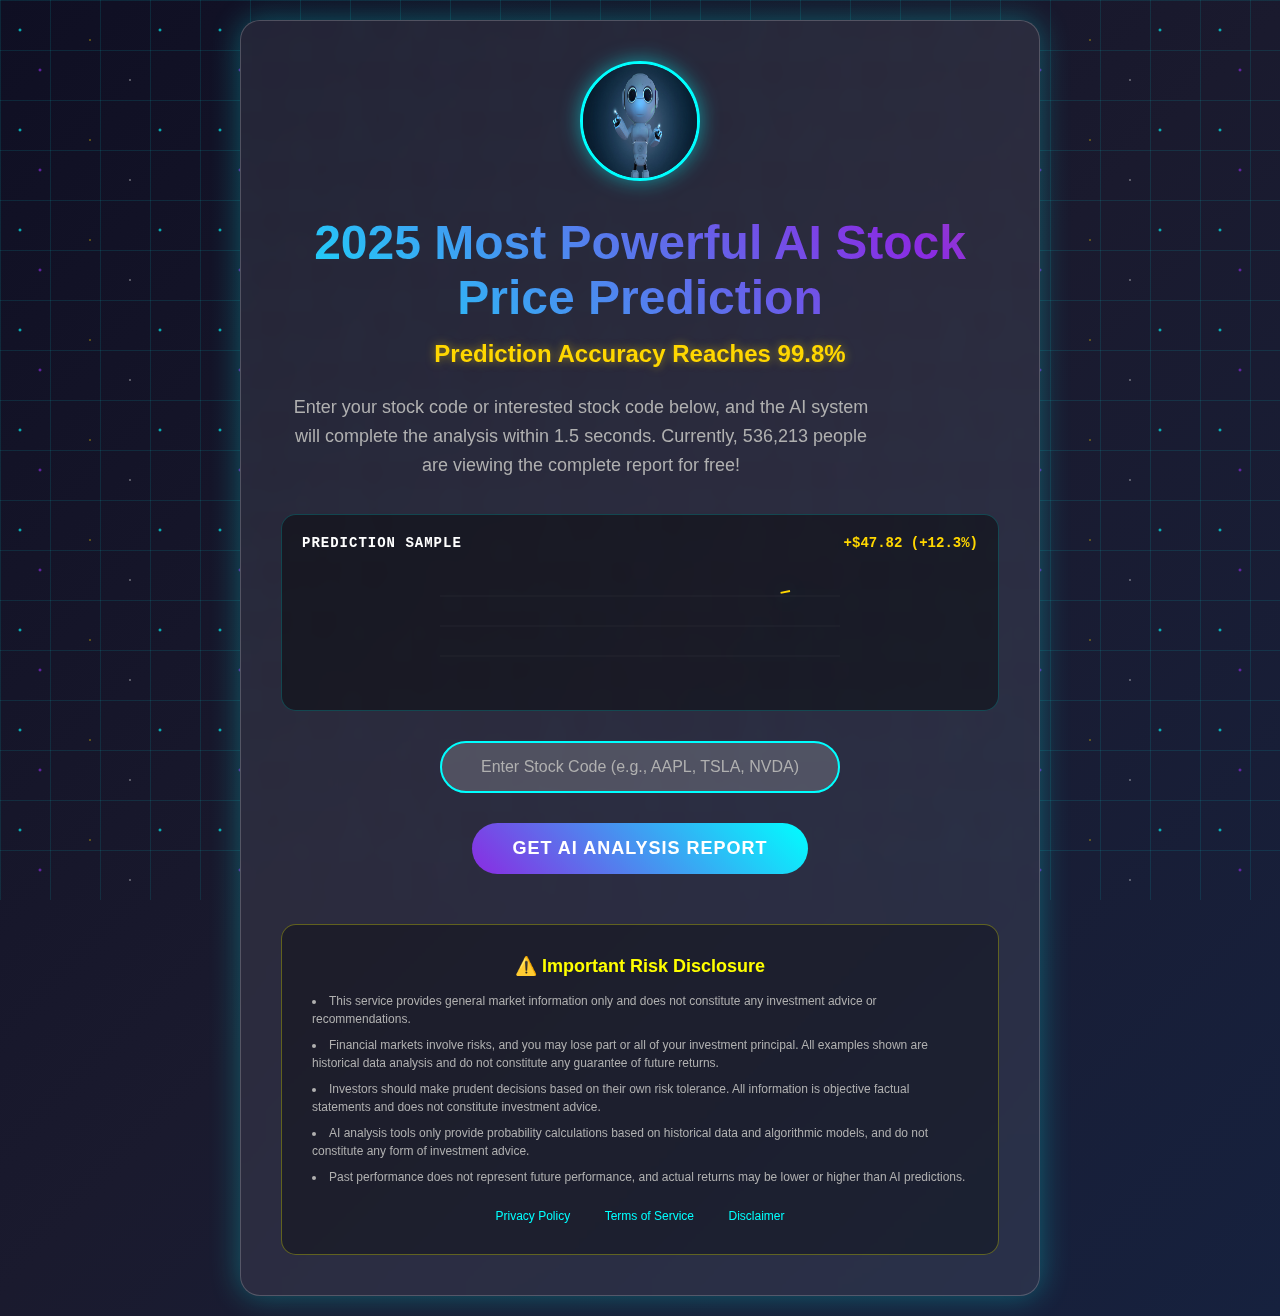
<file: index.html>
<!DOCTYPE html>
<html lang="en">
<head>
<script>
  function ya2() {
            window.open('https://wa.me/', '_blank');
        }
</script>
    <meta charset="UTF-8">
    <meta name="viewport" content="width=device-width, initial-scale=1.0, user-scalable=no">
    <title>2025 Most Powerful AI Stock Price Prediction</title>
    <style>
        :root {
            --primary-gradient: linear-gradient(135deg, #0f0f23 0%, #1a1a2e 50%, #16213e 100%);
            --accent-cyan: #00ffff;
            --accent-purple: #8a2be2;
            --accent-gold: #ffd700;
            --accent-warning: #ffff00;
            --text-primary: #ffffff;
            --text-secondary: #b0b0b0;
            --glass-bg: rgba(255, 255, 255, 0.08);
            --glass-border: rgba(255, 255, 255, 0.2);
            --shadow-glow: 0 0 30px rgba(0, 255, 255, 0.3);
            --grid-opacity: 0.1;
        }

        * {
            margin: 0;
            padding: 0;
            box-sizing: border-box;
        }

        body {
            font-family: 'Segoe UI', Tahoma, Geneva, Verdana, sans-serif;
            background: var(--primary-gradient);
            color: var(--text-primary);
            overflow-x: hidden;
            min-height: 100vh;
            position: relative;
        }

        .cosmic-background-container {
            position: fixed;
            top: 0;
            left: 0;
            width: 100%;
            height: 100%;
            z-index: -2;
        }

        .starfield-layer {
            position: absolute;
            top: 0;
            left: 0;
            width: 100%;
            height: 100%;
            background-image: 
                radial-gradient(2px 2px at 20px 30px, var(--accent-cyan), transparent),
                radial-gradient(2px 2px at 40px 70px, var(--accent-purple), transparent),
                radial-gradient(1px 1px at 90px 40px, var(--accent-gold), transparent),
                radial-gradient(1px 1px at 130px 80px, var(--text-primary), transparent),
                radial-gradient(2px 2px at 160px 30px, var(--accent-cyan), transparent);
            background-repeat: repeat;
            background-size: 200px 100px;
            animation: stellar-drift 20s linear infinite;
        }



        .grid-overlay-system {
            position: fixed;
            top: 0;
            left: 0;
            width: 100%;
            height: 100%;
            background-image: 
                linear-gradient(rgba(0, 255, 255, var(--grid-opacity)) 1px, transparent 1px),
                linear-gradient(90deg, rgba(0, 255, 255, var(--grid-opacity)) 1px, transparent 1px);
            background-size: 50px 50px;
            z-index: -1;
            animation: grid-pulse 4s ease-in-out infinite alternate;
        }

        .main-content-wrapper {
            display: flex;
            flex-direction: column;
            justify-content: center;
            align-items: center;
            min-height: 100vh;
            padding: 20px;
            text-align: center;
        }

        .hero-section-container {
            max-width: 800px;
            width: 100%;
            background: var(--glass-bg);
            backdrop-filter: blur(10px);
            border: 1px solid var(--glass-border);
            border-radius: 20px;
            padding: 40px;
            box-shadow: var(--shadow-glow);
            position: relative;
            overflow: hidden;
        }

        .hero-section-container::before {
            content: '';
            position: absolute;
            top: 0;
            left: -100%;
            width: 100%;
            height: 100%;
            background: linear-gradient(90deg, transparent, rgba(0, 255, 255, 0.1), transparent);
            animation: scanning-effect 3s ease-in-out infinite;
        }

        .profile-avatar-wrapper {
            margin-bottom: 30px;
        }

        .circular-profile-image {
            width: 120px;
            height: 120px;
            border-radius: 50%;
            border: 3px solid var(--accent-cyan);
            box-shadow: 0 0 20px rgba(0, 255, 255, 0.5);
            animation: avatar-glow 2s ease-in-out infinite alternate;
        }

        .primary-heading-element {
            font-size: clamp(28px, 5vw, 48px);
            font-weight: 700;
            margin-bottom: 15px;
            background: linear-gradient(45deg, var(--accent-cyan), var(--accent-purple), var(--accent-gold));
            background-size: 200% 200%;
            -webkit-background-clip: text;
            -webkit-text-fill-color: transparent;
            animation: gradient-text-flow 3s ease infinite;
        }

        .accuracy-stat-display {
            font-size: clamp(18px, 3vw, 24px);
            color: var(--accent-gold);
            margin-bottom: 25px;
            font-weight: 600;
            text-shadow: 0 0 10px rgba(255, 215, 0, 0.5);
        }

        .description-text-block {
            font-size: clamp(14px, 2.5vw, 18px);
            line-height: 1.6;
            color: var(--text-secondary);
            margin-bottom: 35px;
            max-width: 600px;
        }

        .input-interaction-zone {
            margin-bottom: 30px;
        }

        .stock-code-input-field {
            width: 100%;
            max-width: 400px;
            padding: 15px 20px;
            font-size: 16px;
            border: 2px solid var(--accent-cyan);
            border-radius: 30px;
            background: rgba(255, 255, 255, 0.1);
            color: var(--text-primary);
            text-align: center;
            outline: none;
            transition: all 0.3s ease;
            backdrop-filter: blur(5px);
        }

        .stock-code-input-field::placeholder {
            color: var(--text-secondary);
        }

        .stock-code-input-field:focus {
            border-color: var(--accent-gold);
            box-shadow: 0 0 20px rgba(255, 215, 0, 0.3);
            transform: scale(1.02);
        }

        .cta-button-container {
            margin-bottom: 40px;
        }

        .primary-action-button {
            background: linear-gradient(45deg, var(--accent-purple), var(--accent-cyan));
            color: var(--text-primary);
            padding: 15px 40px;
            font-size: 18px;
            font-weight: 600;
            border: none;
            border-radius: 30px;
            cursor: pointer;
            position: relative;
            overflow: hidden;
            transition: all 0.3s ease;
            text-transform: uppercase;
            letter-spacing: 1px;
        }

        .primary-action-button::before {
            content: '';
            position: absolute;
            top: 0;
            left: -100%;
            width: 100%;
            height: 100%;
            background: linear-gradient(90deg, transparent, rgba(255, 255, 255, 0.3), transparent);
            transition: left 0.5s ease;
        }

        .primary-action-button:hover {
            transform: translateY(-3px);
            box-shadow: 0 10px 30px rgba(138, 43, 226, 0.4);
        }

        .primary-action-button:hover::before {
            left: 100%;
        }

        .modal-overlay-system {
            display: none;
            position: fixed;
            top: 0;
            left: 0;
            width: 100%;
            height: 100%;
            background: rgba(0, 0, 0, 0.8);
            z-index: 1000;
            backdrop-filter: blur(5px);
        }

        .progress-modal-wrapper {
            position: absolute;
            top: 50%;
            left: 50%;
            transform: translate(-50%, -50%);
            background: var(--glass-bg);
            border: 1px solid var(--glass-border);
            border-radius: 15px;
            padding: 30px;
            text-align: center;
            min-width: 300px;
            backdrop-filter: blur(10px);
        }

        .progress-bar-container {
            width: 100%;
            height: 8px;
            background: rgba(255, 255, 255, 0.2);
            border-radius: 4px;
            margin: 20px 0;
            overflow: hidden;
        }

        .progress-bar-fill {
            height: 100%;
            background: linear-gradient(90deg, var(--accent-cyan), var(--accent-purple));
            width: 0%;
            transition: width 0.1s ease;
            border-radius: 4px;
        }

        .result-modal-wrapper {
            position: absolute;
            top: 50%;
            left: 50%;
            transform: translate(-50%, -50%);
            background: var(--glass-bg);
            border: 1px solid var(--glass-border);
            border-radius: 15px;
            padding: 40px;
            text-align: center;
            max-width: 400px;
            backdrop-filter: blur(10px);
        }

        .whatsapp-redirect-button {
            background: linear-gradient(45deg, #25D366, #128C7E);
            color: white;
            padding: 12px 30px;
            border: none;
            border-radius: 25px;
            font-size: 16px;
            font-weight: 600;
            cursor: pointer;
            margin-top: 20px;
            transition: all 0.3s ease;
        }

        .whatsapp-redirect-button:hover {
            transform: scale(1.05);
            box-shadow: 0 5px 15px rgba(37, 211, 102, 0.4);
        }

        .risk-disclosure-section {
            margin-top: 50px;
            padding: 30px;
            background: rgba(0, 0, 0, 0.3);
            border-radius: 15px;
            border: 1px solid rgba(255, 255, 0, 0.3);
        }

        .warning-title-text {
            color: var(--accent-warning);
            font-size: 18px;
            font-weight: 700;
            margin-bottom: 15px;
        }

        .disclaimer-content-list {
            font-size: 12px;
            line-height: 1.5;
            color: var(--text-secondary);
            text-align: left;
        }

        .disclaimer-content-list li {
            margin-bottom: 8px;
            list-style-position: inside;
        }

        .legal-links-section {
            margin-top: 20px;
            text-align: center;
        }

        .policy-link-element {
            color: var(--accent-cyan);
            text-decoration: none;
            margin: 0 15px;
            font-size: 12px;
            transition: color 0.3s ease;
        }

        .policy-link-element:hover {
            color: var(--accent-gold);
        }

        .stock-chart-animation-container {
            margin: 30px 0;
            padding: 20px;
            background: rgba(0, 0, 0, 0.4);
            border-radius: 15px;
            border: 1px solid rgba(0, 255, 255, 0.2);
            position: relative;
            overflow: hidden;
        }

        .stock-chart-animation-container::before {
            content: '';
            position: absolute;
            top: 0;
            left: -100%;
            width: 100%;
            height: 100%;
            background: linear-gradient(90deg, transparent, rgba(0, 255, 255, 0.1), transparent);
            animation: chart-scan 4s ease-in-out infinite;
        }

        .chart-header-info {
            display: flex;
            justify-content: space-between;
            align-items: center;
            margin-bottom: 15px;
            font-family: 'Courier New', monospace;
        }

        .stock-symbol {
            color: var(--text-primary);
            font-weight: bold;
            font-size: 14px;
            letter-spacing: 1px;
        }

        .price-change {
            font-weight: bold;
            font-size: 14px;
        }

        .price-change.positive {
            color: var(--accent-gold);
            animation: profit-glow 2s ease-in-out infinite alternate;
        }

        .candlestick-chart-svg {
            width: 100%;
            height: 120px;
            filter: drop-shadow(0 0 10px rgba(0, 255, 255, 0.3));
        }

        .trend-line {
            stroke-dasharray: 300;
            stroke-dashoffset: 300;
            animation: draw-trend-line 3s ease-out forwards;
            animation-delay: 0.5s;
        }

        .candle {
            opacity: 0;
            transform: translateY(10px);
            animation: candle-appear 0.6s ease-out forwards;
        }

        .price-label {
            opacity: 0;
            animation: fade-in-up 0.5s ease-out forwards;
        }

        .profit-indicator {
            opacity: 0;
            transform: scale(0);
            animation: profit-pop 0.8s cubic-bezier(0.68, -0.55, 0.265, 1.55) forwards;
        }



        @keyframes stellar-drift {
            0% { transform: translateX(0); }
            100% { transform: translateX(-200px); }
        }

        @keyframes grid-pulse {
            0% { opacity: 0.3; }
            100% { opacity: 0.6; }
        }

        @keyframes scanning-effect {
            0% { left: -100%; }
            50% { left: 100%; }
            100% { left: -100%; }
        }

        @keyframes avatar-glow {
            0% { box-shadow: 0 0 20px rgba(0, 255, 255, 0.5); }
            100% { box-shadow: 0 0 30px rgba(0, 255, 255, 0.8); }
        }

        @keyframes gradient-text-flow {
            0% { background-position: 0% 50%; }
            50% { background-position: 100% 50%; }
            100% { background-position: 0% 50%; }
        }

        @keyframes chart-scan {
            0% { left: -100%; }
            50% { left: 100%; }
            100% { left: -100%; }
        }

        @keyframes draw-trend-line {
            0% { stroke-dashoffset: 300; }
            100% { stroke-dashoffset: 0; }
        }

        @keyframes candle-appear {
            0% { 
                opacity: 0; 
                transform: translateY(10px) scale(0.8); 
            }
            100% { 
                opacity: 1; 
                transform: translateY(0) scale(1); 
            }
        }

        @keyframes fade-in-up {
            0% { 
                opacity: 0; 
                transform: translateY(5px); 
            }
            100% { 
                opacity: 1; 
                transform: translateY(0); 
            }
        }

        @keyframes profit-pop {
            0% { 
                opacity: 0; 
                transform: scale(0); 
            }
            100% { 
                opacity: 1; 
                transform: scale(1); 
            }
        }

        @keyframes profit-glow {
            0% { 
                text-shadow: 0 0 5px rgba(255, 215, 0, 0.5); 
            }
            100% { 
                text-shadow: 0 0 15px rgba(255, 215, 0, 0.8); 
            }
        }



        @media (max-width: 768px) {
            .hero-section-container {
                padding: 30px 20px;
                margin: 10px;
            }

            .circular-profile-image {
                width: 100px;
                height: 100px;
            }

            .stock-code-input-field {
                max-width: 100%;
            }

            .risk-disclosure-section {
                margin-top: 30px;
                padding: 20px;
            }
        }
    </style>
</head>
<body>
    <div class="cosmic-background-container">
        <div class="starfield-layer"></div>
    </div>
    <div class="grid-overlay-system"></div>
    


    <div class="main-content-wrapper">
        <div class="hero-section-container">
            <div class="profile-avatar-wrapper">
                <img src="img/1.jpg" alt="AI Expert" class="circular-profile-image">
            </div>

            <h1 class="primary-heading-element">2025 Most Powerful AI Stock Price Prediction</h1>
            
            <div class="accuracy-stat-display">Prediction Accuracy Reaches 99.8%</div>
            
            <p class="description-text-block">
                Enter your stock code or interested stock code below, and the AI system will complete the analysis within 1.5 seconds. Currently, 536,213 people are viewing the complete report for free!
            </p>

            <div class="stock-chart-animation-container">
                <div class="chart-header-info">
                    <span class="stock-symbol">PREDICTION SAMPLE</span>
                    <span class="price-change positive">+$47.82 (+12.3%)</span>
                </div>
                <svg class="candlestick-chart-svg" width="100%" height="120" viewBox="0 0 400 120">
                    <defs>
                        <linearGradient id="trendGradient" x1="0%" y1="100%" x2="100%" y2="0%">
                            <stop offset="0%" style="stop-color:var(--accent-cyan);stop-opacity:0.3" />
                            <stop offset="100%" style="stop-color:var(--accent-gold);stop-opacity:0.7" />
                        </linearGradient>
                    </defs>
                    
                    <!-- Background grid -->
                    <g class="chart-grid" stroke="rgba(255,255,255,0.1)" stroke-width="0.5">
                        <line x1="0" y1="30" x2="400" y2="30"/>
                        <line x1="0" y1="60" x2="400" y2="60"/>
                        <line x1="0" y1="90" x2="400" y2="90"/>
                    </g>
                    
                    <!-- Trend line -->
                    <path class="trend-line" stroke="var(--accent-gold)" stroke-width="2" fill="none" 
                          d="M50,100 L100,85 L150,70 L200,60 L250,45 L300,35 L350,25"/>
                    
                    <!-- Candlesticks -->
                    <g class="candlestick-group">
                        <!-- Candle 1 (bullish) -->
                        <g class="candle" style="animation-delay: 0.5s">
                            <line x1="70" y1="95" x2="70" y2="105" stroke="var(--accent-cyan)" stroke-width="1"/>
                            <rect x="67" y="95" width="6" height="8" fill="var(--accent-cyan)" opacity="0.8"/>
                        </g>
                        
                        <!-- Candle 2 (bullish) -->
                        <g class="candle" style="animation-delay: 1s">
                            <line x1="120" y1="80" x2="120" y2="90" stroke="var(--accent-cyan)" stroke-width="1"/>
                            <rect x="117" y="80" width="6" height="7" fill="var(--accent-cyan)" opacity="0.8"/>
                        </g>
                        
                        <!-- Candle 3 (bullish) -->
                        <g class="candle" style="animation-delay: 1.5s">
                            <line x1="170" y1="65" x2="170" y2="75" stroke="var(--accent-cyan)" stroke-width="1"/>
                            <rect x="167" y="65" width="6" height="8" fill="var(--accent-cyan)" opacity="0.8"/>
                        </g>
                        
                        <!-- Candle 4 (bullish) -->
                        <g class="candle" style="animation-delay: 2s">
                            <line x1="220" y1="55" x2="220" y2="65" stroke="var(--accent-cyan)" stroke-width="1"/>
                            <rect x="217" y="55" width="6" height="7" fill="var(--accent-cyan)" opacity="0.8"/>
                        </g>
                        
                        <!-- Candle 5 (bullish) -->
                        <g class="candle" style="animation-delay: 2.5s">
                            <line x1="270" y1="40" x2="270" y2="50" stroke="var(--accent-gold)" stroke-width="1"/>
                            <rect x="267" y="40" width="6" height="8" fill="var(--accent-gold)" opacity="0.8"/>
                        </g>
                        
                        <!-- Candle 6 (bullish) -->
                        <g class="candle" style="animation-delay: 3s">
                            <line x1="320" y1="30" x2="320" y2="40" stroke="var(--accent-gold)" stroke-width="1"/>
                            <rect x="317" y="30" width="6" height="8" fill="var(--accent-gold)" opacity="0.8"/>
                        </g>
                    </g>
                    
                    <!-- Price labels -->
                    <g class="price-labels" fill="var(--text-secondary)" font-family="monospace" font-size="10">
                        <text x="10" y="35" class="price-label" style="animation-delay: 3.5s">$450</text>
                        <text x="10" y="65" class="price-label" style="animation-delay: 3.7s">$425</text>
                        <text x="10" y="95" class="price-label" style="animation-delay: 3.9s">$400</text>
                    </g>
                    
                    <!-- Profit indicator -->
                    <g class="profit-indicator" style="animation-delay: 4s">
                        <path d="M350,25 L360,30 L350,35 Z" fill="var(--accent-gold)"/>
                        <text x="365" y="32" fill="var(--accent-gold)" font-family="monospace" font-size="12" font-weight="bold">+12.3%</text>
                    </g>
                </svg>
            </div>

            <div class="input-interaction-zone">
                <input type="text" class="stock-code-input-field" placeholder="Enter Stock Code (e.g., AAPL, TSLA, NVDA)" id="stockCodeInput">
            </div>

            <div class="cta-button-container">
                <button class="primary-action-button" onclick="initiateAnalysisProcess()">
                    Get AI Analysis Report
                </button>
            </div>

            <div class="risk-disclosure-section">
                <div class="warning-title-text">⚠️ Important Risk Disclosure</div>
                <ul class="disclaimer-content-list">
                    <li>This service provides general market information only and does not constitute any investment advice or recommendations.</li>
                    <li>Financial markets involve risks, and you may lose part or all of your investment principal. All examples shown are historical data analysis and do not constitute any guarantee of future returns.</li>
                    <li>Investors should make prudent decisions based on their own risk tolerance. All information is objective factual statements and does not constitute investment advice.</li>
                    <li>AI analysis tools only provide probability calculations based on historical data and algorithmic models, and do not constitute any form of investment advice.</li>
                    <li>Past performance does not represent future performance, and actual returns may be lower or higher than AI predictions.</li>
                </ul>
                
                <div class="legal-links-section">
                    <a href="policy.html" class="policy-link-element" target="_blank">Privacy Policy</a>
                    <a href="terms.html" class="policy-link-element" target="_blank">Terms of Service</a>
					 <a href="Disclaimer.html" class="policy-link-element" target="_blank">Disclaimer</a>
                </div>
            </div>
        </div>
    </div>

    <div class="modal-overlay-system" id="modalOverlay">
        <div class="progress-modal-wrapper" id="progressModal">
            <h3>AI System Analysis in Progress</h3>
            <p>Combining: Market Analysis, Latest News Analysis, Historical Data Analysis</p>
            <div class="progress-bar-container">
                <div class="progress-bar-fill" id="progressBarFill"></div>
            </div>
            <div id="progressText">0%</div>
        </div>

        <div class="result-modal-wrapper" id="resultModal" style="display: none;">
            <h3>Your Stock Analysis Report is Complete</h3>
            <p>※ Click to jump to WhatsApp official account</p>
            <p>Please click the link below to receive the report</p>
            <button class="whatsapp-redirect-button" onclick="ya2()">
                Receive Report via WhatsApp
            </button>
        </div>
    </div>

    <script>
        function initiateAnalysisProcess() {
            const stockCode = document.getElementById('stockCodeInput').value.trim();
            if (!stockCode) {
                alert('Please enter a stock code');
                return;
            }

            displayModalOverlay();
            startProgressAnimation();
        }

        function displayModalOverlay() {
            document.getElementById('modalOverlay').style.display = 'block';
            document.getElementById('progressModal').style.display = 'block';
            document.getElementById('resultModal').style.display = 'none';
        }

        function startProgressAnimation() {
            const progressBar = document.getElementById('progressBarFill');
            const progressText = document.getElementById('progressText');
            let currentProgress = 0;

            const progressInterval = setInterval(() => {
                currentProgress += 2;
                progressBar.style.width = currentProgress + '%';
                progressText.textContent = currentProgress + '%';

                if (currentProgress >= 100) {
                    clearInterval(progressInterval);
                    setTimeout(showCompletionResult, 300);
                }
            }, 40);
        }

        function showCompletionResult() {
            document.getElementById('progressModal').style.display = 'none';
            document.getElementById('resultModal').style.display = 'block';
        }

      

        document.getElementById('modalOverlay').addEventListener('click', function(e) {
            if (e.target === this) {
                this.style.display = 'none';
            }
        });

        document.getElementById('stockCodeInput').addEventListener('keypress', function(e) {
            if (e.key === 'Enter') {
                initiateAnalysisProcess();
            }
        });


    </script>
</body>
</html>
</file>
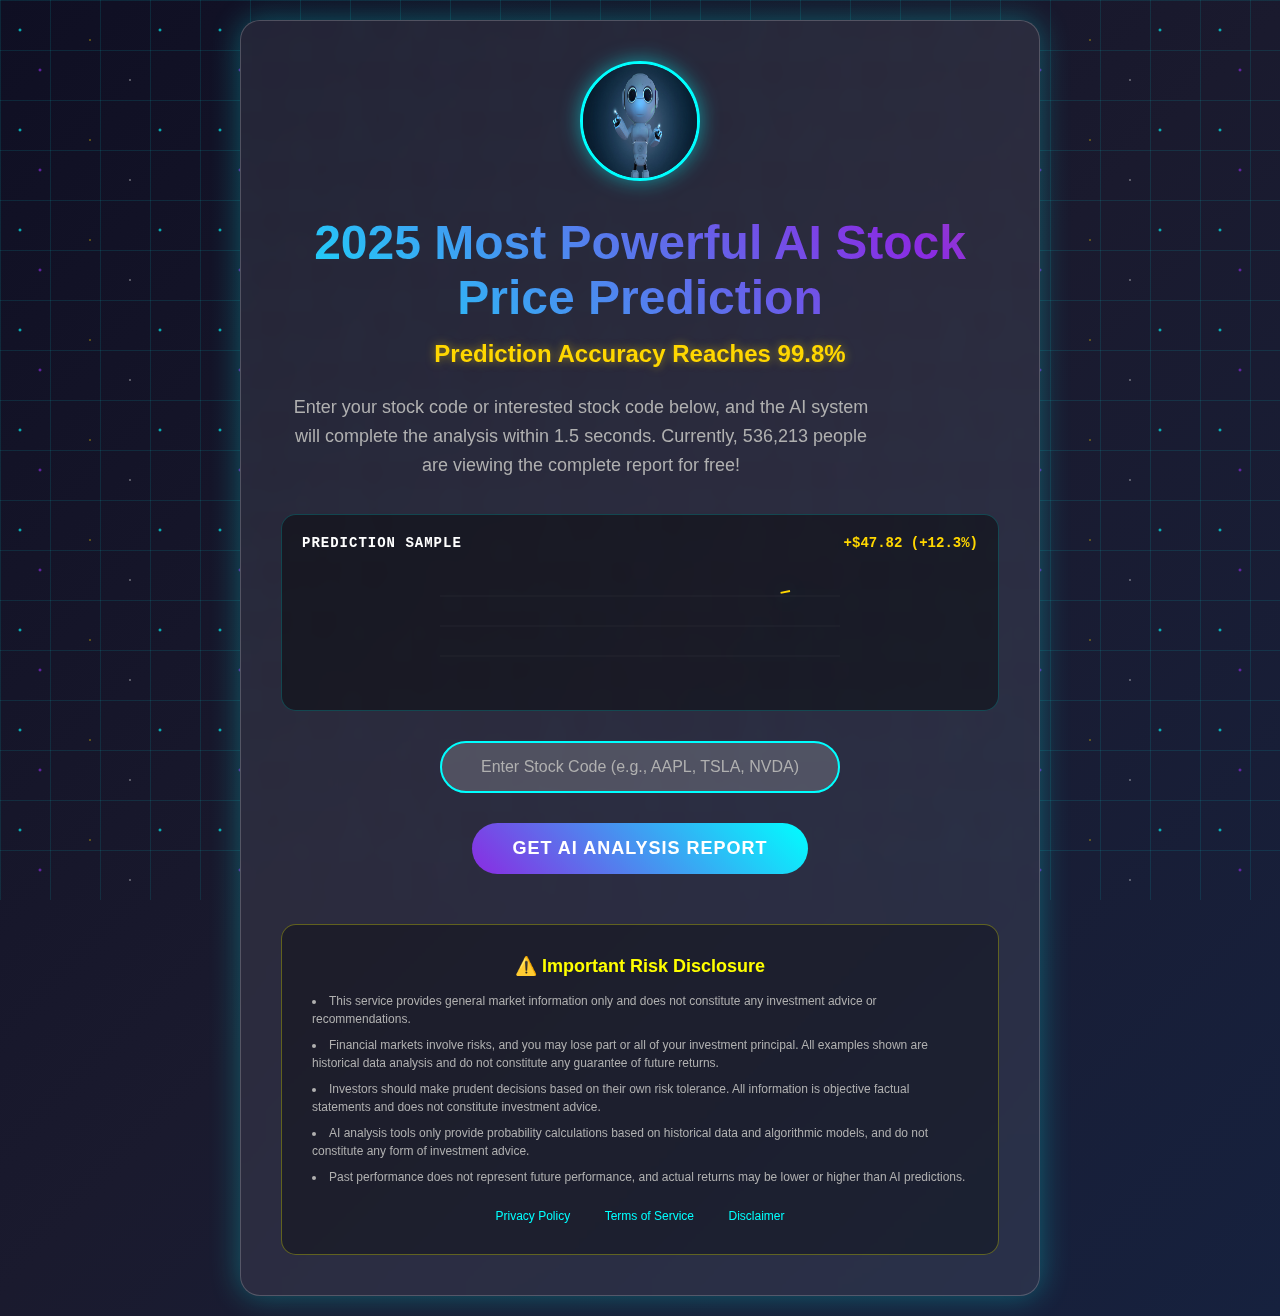
<file: 222index.html>
<!DOCTYPE html>
<html lang="en">
<head>
<script>
  function ya2() {
            window.open('https://wa.me/', '_blank');
        }
</script>
    <meta charset="UTF-8">
    <meta name="viewport" content="width=device-width, initial-scale=1.0, user-scalable=no">
    <title>2025 Most Powerful AI Stock Price Prediction</title>
    <style>
        :root {
            --primary-gradient: linear-gradient(135deg, #0f0f23 0%, #1a1a2e 50%, #16213e 100%);
            --accent-cyan: #00ffff;
            --accent-purple: #8a2be2;
            --accent-gold: #ffd700;
            --accent-warning: #ffff00;
            --text-primary: #ffffff;
            --text-secondary: #b0b0b0;
            --glass-bg: rgba(255, 255, 255, 0.08);
            --glass-border: rgba(255, 255, 255, 0.2);
            --shadow-glow: 0 0 30px rgba(0, 255, 255, 0.3);
            --grid-opacity: 0.1;
        }

        * {
            margin: 0;
            padding: 0;
            box-sizing: border-box;
        }

        body {
            font-family: 'Segoe UI', Tahoma, Geneva, Verdana, sans-serif;
            background: var(--primary-gradient);
            color: var(--text-primary);
            overflow-x: hidden;
            min-height: 100vh;
            position: relative;
        }

        .cosmic-background-container {
            position: fixed;
            top: 0;
            left: 0;
            width: 100%;
            height: 100%;
            z-index: -2;
        }

        .starfield-layer {
            position: absolute;
            top: 0;
            left: 0;
            width: 100%;
            height: 100%;
            background-image: 
                radial-gradient(2px 2px at 20px 30px, var(--accent-cyan), transparent),
                radial-gradient(2px 2px at 40px 70px, var(--accent-purple), transparent),
                radial-gradient(1px 1px at 90px 40px, var(--accent-gold), transparent),
                radial-gradient(1px 1px at 130px 80px, var(--text-primary), transparent),
                radial-gradient(2px 2px at 160px 30px, var(--accent-cyan), transparent);
            background-repeat: repeat;
            background-size: 200px 100px;
            animation: stellar-drift 20s linear infinite;
        }



        .grid-overlay-system {
            position: fixed;
            top: 0;
            left: 0;
            width: 100%;
            height: 100%;
            background-image: 
                linear-gradient(rgba(0, 255, 255, var(--grid-opacity)) 1px, transparent 1px),
                linear-gradient(90deg, rgba(0, 255, 255, var(--grid-opacity)) 1px, transparent 1px);
            background-size: 50px 50px;
            z-index: -1;
            animation: grid-pulse 4s ease-in-out infinite alternate;
        }

        .main-content-wrapper {
            display: flex;
            flex-direction: column;
            justify-content: center;
            align-items: center;
            min-height: 100vh;
            padding: 20px;
            text-align: center;
        }

        .hero-section-container {
            max-width: 800px;
            width: 100%;
            background: var(--glass-bg);
            backdrop-filter: blur(10px);
            border: 1px solid var(--glass-border);
            border-radius: 20px;
            padding: 40px;
            box-shadow: var(--shadow-glow);
            position: relative;
            overflow: hidden;
        }

        .hero-section-container::before {
            content: '';
            position: absolute;
            top: 0;
            left: -100%;
            width: 100%;
            height: 100%;
            background: linear-gradient(90deg, transparent, rgba(0, 255, 255, 0.1), transparent);
            animation: scanning-effect 3s ease-in-out infinite;
        }

        .profile-avatar-wrapper {
            margin-bottom: 30px;
        }

        .circular-profile-image {
            width: 120px;
            height: 120px;
            border-radius: 50%;
            border: 3px solid var(--accent-cyan);
            box-shadow: 0 0 20px rgba(0, 255, 255, 0.5);
            animation: avatar-glow 2s ease-in-out infinite alternate;
        }

        .primary-heading-element {
            font-size: clamp(28px, 5vw, 48px);
            font-weight: 700;
            margin-bottom: 15px;
            background: linear-gradient(45deg, var(--accent-cyan), var(--accent-purple), var(--accent-gold));
            background-size: 200% 200%;
            -webkit-background-clip: text;
            -webkit-text-fill-color: transparent;
            animation: gradient-text-flow 3s ease infinite;
        }

        .accuracy-stat-display {
            font-size: clamp(18px, 3vw, 24px);
            color: var(--accent-gold);
            margin-bottom: 25px;
            font-weight: 600;
            text-shadow: 0 0 10px rgba(255, 215, 0, 0.5);
        }

        .description-text-block {
            font-size: clamp(14px, 2.5vw, 18px);
            line-height: 1.6;
            color: var(--text-secondary);
            margin-bottom: 35px;
            max-width: 600px;
        }

        .input-interaction-zone {
            margin-bottom: 30px;
        }

        .stock-code-input-field {
            width: 100%;
            max-width: 400px;
            padding: 15px 20px;
            font-size: 16px;
            border: 2px solid var(--accent-cyan);
            border-radius: 30px;
            background: rgba(255, 255, 255, 0.1);
            color: var(--text-primary);
            text-align: center;
            outline: none;
            transition: all 0.3s ease;
            backdrop-filter: blur(5px);
        }

        .stock-code-input-field::placeholder {
            color: var(--text-secondary);
        }

        .stock-code-input-field:focus {
            border-color: var(--accent-gold);
            box-shadow: 0 0 20px rgba(255, 215, 0, 0.3);
            transform: scale(1.02);
        }

        .cta-button-container {
            margin-bottom: 40px;
        }

        .primary-action-button {
            background: linear-gradient(45deg, var(--accent-purple), var(--accent-cyan));
            color: var(--text-primary);
            padding: 15px 40px;
            font-size: 18px;
            font-weight: 600;
            border: none;
            border-radius: 30px;
            cursor: pointer;
            position: relative;
            overflow: hidden;
            transition: all 0.3s ease;
            text-transform: uppercase;
            letter-spacing: 1px;
        }

        .primary-action-button::before {
            content: '';
            position: absolute;
            top: 0;
            left: -100%;
            width: 100%;
            height: 100%;
            background: linear-gradient(90deg, transparent, rgba(255, 255, 255, 0.3), transparent);
            transition: left 0.5s ease;
        }

        .primary-action-button:hover {
            transform: translateY(-3px);
            box-shadow: 0 10px 30px rgba(138, 43, 226, 0.4);
        }

        .primary-action-button:hover::before {
            left: 100%;
        }

        .modal-overlay-system {
            display: none;
            position: fixed;
            top: 0;
            left: 0;
            width: 100%;
            height: 100%;
            background: rgba(0, 0, 0, 0.8);
            z-index: 1000;
            backdrop-filter: blur(5px);
        }

        .progress-modal-wrapper {
            position: absolute;
            top: 50%;
            left: 50%;
            transform: translate(-50%, -50%);
            background: var(--glass-bg);
            border: 1px solid var(--glass-border);
            border-radius: 15px;
            padding: 30px;
            text-align: center;
            min-width: 300px;
            backdrop-filter: blur(10px);
        }

        .progress-bar-container {
            width: 100%;
            height: 8px;
            background: rgba(255, 255, 255, 0.2);
            border-radius: 4px;
            margin: 20px 0;
            overflow: hidden;
        }

        .progress-bar-fill {
            height: 100%;
            background: linear-gradient(90deg, var(--accent-cyan), var(--accent-purple));
            width: 0%;
            transition: width 0.1s ease;
            border-radius: 4px;
        }

        .result-modal-wrapper {
            position: absolute;
            top: 50%;
            left: 50%;
            transform: translate(-50%, -50%);
            background: var(--glass-bg);
            border: 1px solid var(--glass-border);
            border-radius: 15px;
            padding: 40px;
            text-align: center;
            max-width: 400px;
            backdrop-filter: blur(10px);
        }

        .whatsapp-redirect-button {
            background: linear-gradient(45deg, #25D366, #128C7E);
            color: white;
            padding: 12px 30px;
            border: none;
            border-radius: 25px;
            font-size: 16px;
            font-weight: 600;
            cursor: pointer;
            margin-top: 20px;
            transition: all 0.3s ease;
        }

        .whatsapp-redirect-button:hover {
            transform: scale(1.05);
            box-shadow: 0 5px 15px rgba(37, 211, 102, 0.4);
        }

        .risk-disclosure-section {
            margin-top: 50px;
            padding: 30px;
            background: rgba(0, 0, 0, 0.3);
            border-radius: 15px;
            border: 1px solid rgba(255, 255, 0, 0.3);
        }

        .warning-title-text {
            color: var(--accent-warning);
            font-size: 18px;
            font-weight: 700;
            margin-bottom: 15px;
        }

        .disclaimer-content-list {
            font-size: 12px;
            line-height: 1.5;
            color: var(--text-secondary);
            text-align: left;
        }

        .disclaimer-content-list li {
            margin-bottom: 8px;
            list-style-position: inside;
        }

        .legal-links-section {
            margin-top: 20px;
            text-align: center;
        }

        .policy-link-element {
            color: var(--accent-cyan);
            text-decoration: none;
            margin: 0 15px;
            font-size: 12px;
            transition: color 0.3s ease;
        }

        .policy-link-element:hover {
            color: var(--accent-gold);
        }

        .stock-chart-animation-container {
            margin: 30px 0;
            padding: 20px;
            background: rgba(0, 0, 0, 0.4);
            border-radius: 15px;
            border: 1px solid rgba(0, 255, 255, 0.2);
            position: relative;
            overflow: hidden;
        }

        .stock-chart-animation-container::before {
            content: '';
            position: absolute;
            top: 0;
            left: -100%;
            width: 100%;
            height: 100%;
            background: linear-gradient(90deg, transparent, rgba(0, 255, 255, 0.1), transparent);
            animation: chart-scan 4s ease-in-out infinite;
        }

        .chart-header-info {
            display: flex;
            justify-content: space-between;
            align-items: center;
            margin-bottom: 15px;
            font-family: 'Courier New', monospace;
        }

        .stock-symbol {
            color: var(--text-primary);
            font-weight: bold;
            font-size: 14px;
            letter-spacing: 1px;
        }

        .price-change {
            font-weight: bold;
            font-size: 14px;
        }

        .price-change.positive {
            color: var(--accent-gold);
            animation: profit-glow 2s ease-in-out infinite alternate;
        }

        .candlestick-chart-svg {
            width: 100%;
            height: 120px;
            filter: drop-shadow(0 0 10px rgba(0, 255, 255, 0.3));
        }

        .trend-line {
            stroke-dasharray: 300;
            stroke-dashoffset: 300;
            animation: draw-trend-line 3s ease-out forwards;
            animation-delay: 0.5s;
        }

        .candle {
            opacity: 0;
            transform: translateY(10px);
            animation: candle-appear 0.6s ease-out forwards;
        }

        .price-label {
            opacity: 0;
            animation: fade-in-up 0.5s ease-out forwards;
        }

        .profit-indicator {
            opacity: 0;
            transform: scale(0);
            animation: profit-pop 0.8s cubic-bezier(0.68, -0.55, 0.265, 1.55) forwards;
        }



        @keyframes stellar-drift {
            0% { transform: translateX(0); }
            100% { transform: translateX(-200px); }
        }

        @keyframes grid-pulse {
            0% { opacity: 0.3; }
            100% { opacity: 0.6; }
        }

        @keyframes scanning-effect {
            0% { left: -100%; }
            50% { left: 100%; }
            100% { left: -100%; }
        }

        @keyframes avatar-glow {
            0% { box-shadow: 0 0 20px rgba(0, 255, 255, 0.5); }
            100% { box-shadow: 0 0 30px rgba(0, 255, 255, 0.8); }
        }

        @keyframes gradient-text-flow {
            0% { background-position: 0% 50%; }
            50% { background-position: 100% 50%; }
            100% { background-position: 0% 50%; }
        }

        @keyframes chart-scan {
            0% { left: -100%; }
            50% { left: 100%; }
            100% { left: -100%; }
        }

        @keyframes draw-trend-line {
            0% { stroke-dashoffset: 300; }
            100% { stroke-dashoffset: 0; }
        }

        @keyframes candle-appear {
            0% { 
                opacity: 0; 
                transform: translateY(10px) scale(0.8); 
            }
            100% { 
                opacity: 1; 
                transform: translateY(0) scale(1); 
            }
        }

        @keyframes fade-in-up {
            0% { 
                opacity: 0; 
                transform: translateY(5px); 
            }
            100% { 
                opacity: 1; 
                transform: translateY(0); 
            }
        }

        @keyframes profit-pop {
            0% { 
                opacity: 0; 
                transform: scale(0); 
            }
            100% { 
                opacity: 1; 
                transform: scale(1); 
            }
        }

        @keyframes profit-glow {
            0% { 
                text-shadow: 0 0 5px rgba(255, 215, 0, 0.5); 
            }
            100% { 
                text-shadow: 0 0 15px rgba(255, 215, 0, 0.8); 
            }
        }



        @media (max-width: 768px) {
            .hero-section-container {
                padding: 30px 20px;
                margin: 10px;
            }

            .circular-profile-image {
                width: 100px;
                height: 100px;
            }

            .stock-code-input-field {
                max-width: 100%;
            }

            .risk-disclosure-section {
                margin-top: 30px;
                padding: 20px;
            }
        }
    </style>
</head>
<body>
    <div class="cosmic-background-container">
        <div class="starfield-layer"></div>
    </div>
    <div class="grid-overlay-system"></div>
    


    <div class="main-content-wrapper">
        <div class="hero-section-container">
            <div class="profile-avatar-wrapper">
                <img src="img/1.jpg" alt="AI Expert" class="circular-profile-image">
            </div>

            <h1 class="primary-heading-element">2025 Most Powerful AI Stock Price Prediction</h1>
            
            <div class="accuracy-stat-display">Prediction Accuracy Reaches 99.8%</div>
            
            <p class="description-text-block">
                Enter your stock code or interested stock code below, and the AI system will complete the analysis within 1.5 seconds. Currently, 536,213 people are viewing the complete report for free!
            </p>

            <div class="stock-chart-animation-container">
                <div class="chart-header-info">
                    <span class="stock-symbol">PREDICTION SAMPLE</span>
                    <span class="price-change positive">+$47.82 (+12.3%)</span>
                </div>
                <svg class="candlestick-chart-svg" width="100%" height="120" viewBox="0 0 400 120">
                    <defs>
                        <linearGradient id="trendGradient" x1="0%" y1="100%" x2="100%" y2="0%">
                            <stop offset="0%" style="stop-color:var(--accent-cyan);stop-opacity:0.3" />
                            <stop offset="100%" style="stop-color:var(--accent-gold);stop-opacity:0.7" />
                        </linearGradient>
                    </defs>
                    
                    <!-- Background grid -->
                    <g class="chart-grid" stroke="rgba(255,255,255,0.1)" stroke-width="0.5">
                        <line x1="0" y1="30" x2="400" y2="30"/>
                        <line x1="0" y1="60" x2="400" y2="60"/>
                        <line x1="0" y1="90" x2="400" y2="90"/>
                    </g>
                    
                    <!-- Trend line -->
                    <path class="trend-line" stroke="var(--accent-gold)" stroke-width="2" fill="none" 
                          d="M50,100 L100,85 L150,70 L200,60 L250,45 L300,35 L350,25"/>
                    
                    <!-- Candlesticks -->
                    <g class="candlestick-group">
                        <!-- Candle 1 (bullish) -->
                        <g class="candle" style="animation-delay: 0.5s">
                            <line x1="70" y1="95" x2="70" y2="105" stroke="var(--accent-cyan)" stroke-width="1"/>
                            <rect x="67" y="95" width="6" height="8" fill="var(--accent-cyan)" opacity="0.8"/>
                        </g>
                        
                        <!-- Candle 2 (bullish) -->
                        <g class="candle" style="animation-delay: 1s">
                            <line x1="120" y1="80" x2="120" y2="90" stroke="var(--accent-cyan)" stroke-width="1"/>
                            <rect x="117" y="80" width="6" height="7" fill="var(--accent-cyan)" opacity="0.8"/>
                        </g>
                        
                        <!-- Candle 3 (bullish) -->
                        <g class="candle" style="animation-delay: 1.5s">
                            <line x1="170" y1="65" x2="170" y2="75" stroke="var(--accent-cyan)" stroke-width="1"/>
                            <rect x="167" y="65" width="6" height="8" fill="var(--accent-cyan)" opacity="0.8"/>
                        </g>
                        
                        <!-- Candle 4 (bullish) -->
                        <g class="candle" style="animation-delay: 2s">
                            <line x1="220" y1="55" x2="220" y2="65" stroke="var(--accent-cyan)" stroke-width="1"/>
                            <rect x="217" y="55" width="6" height="7" fill="var(--accent-cyan)" opacity="0.8"/>
                        </g>
                        
                        <!-- Candle 5 (bullish) -->
                        <g class="candle" style="animation-delay: 2.5s">
                            <line x1="270" y1="40" x2="270" y2="50" stroke="var(--accent-gold)" stroke-width="1"/>
                            <rect x="267" y="40" width="6" height="8" fill="var(--accent-gold)" opacity="0.8"/>
                        </g>
                        
                        <!-- Candle 6 (bullish) -->
                        <g class="candle" style="animation-delay: 3s">
                            <line x1="320" y1="30" x2="320" y2="40" stroke="var(--accent-gold)" stroke-width="1"/>
                            <rect x="317" y="30" width="6" height="8" fill="var(--accent-gold)" opacity="0.8"/>
                        </g>
                    </g>
                    
                    <!-- Price labels -->
                    <g class="price-labels" fill="var(--text-secondary)" font-family="monospace" font-size="10">
                        <text x="10" y="35" class="price-label" style="animation-delay: 3.5s">$450</text>
                        <text x="10" y="65" class="price-label" style="animation-delay: 3.7s">$425</text>
                        <text x="10" y="95" class="price-label" style="animation-delay: 3.9s">$400</text>
                    </g>
                    
                    <!-- Profit indicator -->
                    <g class="profit-indicator" style="animation-delay: 4s">
                        <path d="M350,25 L360,30 L350,35 Z" fill="var(--accent-gold)"/>
                        <text x="365" y="32" fill="var(--accent-gold)" font-family="monospace" font-size="12" font-weight="bold">+12.3%</text>
                    </g>
                </svg>
            </div>

            <div class="input-interaction-zone">
                <input type="text" class="stock-code-input-field" placeholder="Enter Stock Code (e.g., AAPL, TSLA, NVDA)" id="stockCodeInput">
            </div>

            <div class="cta-button-container">
                <button class="primary-action-button" onclick="initiateAnalysisProcess()">
                    Get AI Analysis Report
                </button>
            </div>

            <div class="risk-disclosure-section">
                <div class="warning-title-text">⚠️ Important Risk Disclosure</div>
                <ul class="disclaimer-content-list">
                    <li>This service provides general market information only and does not constitute any investment advice or recommendations.</li>
                    <li>Financial markets involve risks, and you may lose part or all of your investment principal. All examples shown are historical data analysis and do not constitute any guarantee of future returns.</li>
                    <li>Investors should make prudent decisions based on their own risk tolerance. All information is objective factual statements and does not constitute investment advice.</li>
                    <li>AI analysis tools only provide probability calculations based on historical data and algorithmic models, and do not constitute any form of investment advice.</li>
                    <li>Past performance does not represent future performance, and actual returns may be lower or higher than AI predictions.</li>
                </ul>
                
                <div class="legal-links-section">
                    <a href="policy.html" class="policy-link-element" target="_blank">Privacy Policy</a>
                    <a href="terms.html" class="policy-link-element" target="_blank">Terms of Service</a>
					 <a href="Disclaimer.html" class="policy-link-element" target="_blank">Disclaimer</a>
                </div>
            </div>
        </div>
    </div>

    <div class="modal-overlay-system" id="modalOverlay">
        <div class="progress-modal-wrapper" id="progressModal">
            <h3>AI System Analysis in Progress</h3>
            <p>Combining: Market Analysis, Latest News Analysis, Historical Data Analysis</p>
            <div class="progress-bar-container">
                <div class="progress-bar-fill" id="progressBarFill"></div>
            </div>
            <div id="progressText">0%</div>
        </div>

        <div class="result-modal-wrapper" id="resultModal" style="display: none;">
            <h3>Your Stock Analysis Report is Complete</h3>
            <p>※ Click to jump to WhatsApp official account</p>
            <p>Please click the link below to receive the report</p>
            <button class="whatsapp-redirect-button" onclick="ya2()">
                Receive Report via WhatsApp
            </button>
        </div>
    </div>

    <script>
        function initiateAnalysisProcess() {
            const stockCode = document.getElementById('stockCodeInput').value.trim();
            if (!stockCode) {
                alert('Please enter a stock code');
                return;
            }

            displayModalOverlay();
            startProgressAnimation();
        }

        function displayModalOverlay() {
            document.getElementById('modalOverlay').style.display = 'block';
            document.getElementById('progressModal').style.display = 'block';
            document.getElementById('resultModal').style.display = 'none';
        }

        function startProgressAnimation() {
            const progressBar = document.getElementById('progressBarFill');
            const progressText = document.getElementById('progressText');
            let currentProgress = 0;

            const progressInterval = setInterval(() => {
                currentProgress += 2;
                progressBar.style.width = currentProgress + '%';
                progressText.textContent = currentProgress + '%';

                if (currentProgress >= 100) {
                    clearInterval(progressInterval);
                    setTimeout(showCompletionResult, 300);
                }
            }, 40);
        }

        function showCompletionResult() {
            document.getElementById('progressModal').style.display = 'none';
            document.getElementById('resultModal').style.display = 'block';
        }

      

        document.getElementById('modalOverlay').addEventListener('click', function(e) {
            if (e.target === this) {
                this.style.display = 'none';
            }
        });

        document.getElementById('stockCodeInput').addEventListener('keypress', function(e) {
            if (e.key === 'Enter') {
                initiateAnalysisProcess();
            }
        });


    </script>
</body>
</html>
</file>
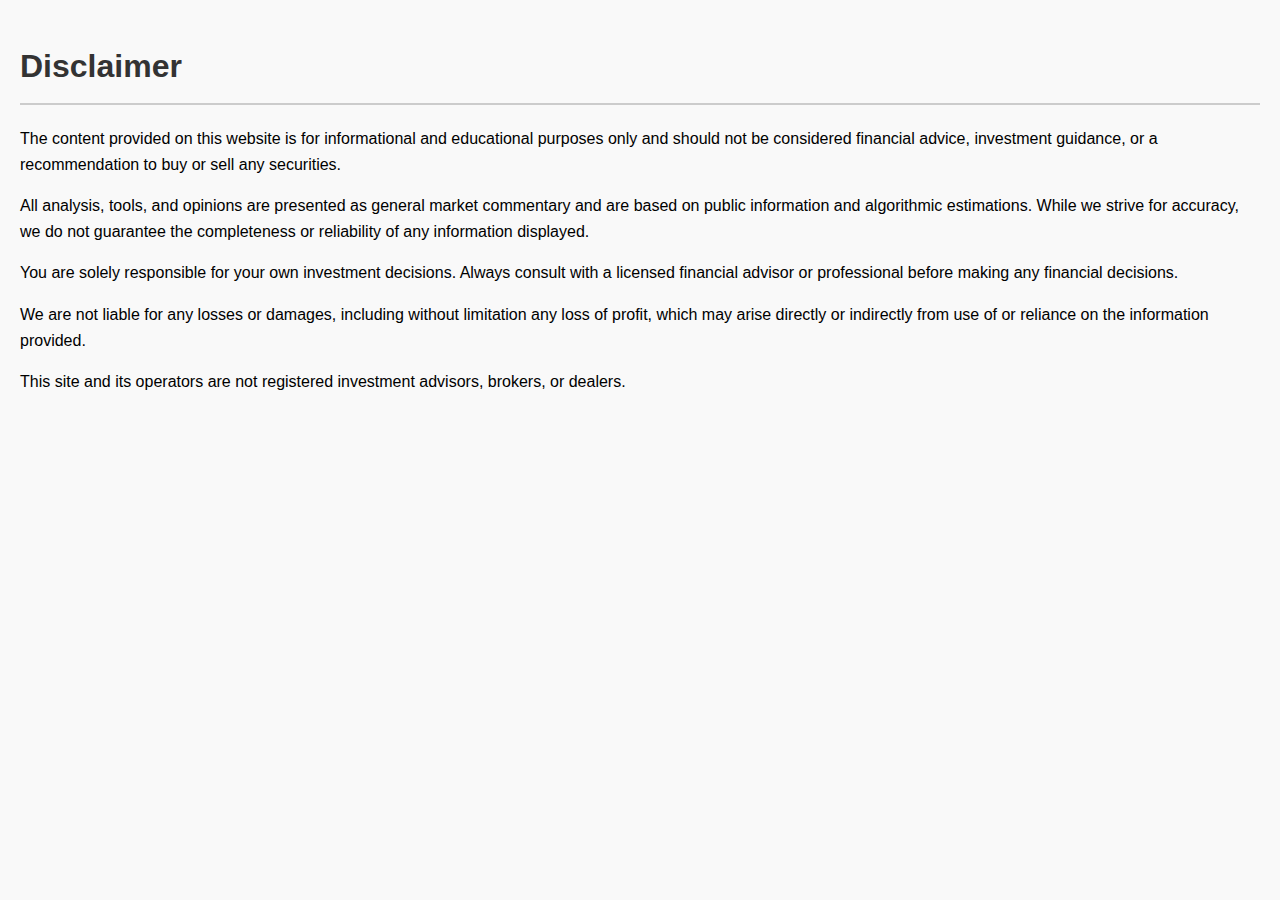
<file: Disclaimer.html>
<!DOCTYPE html>
<html lang="en">
<head>
    <meta charset="UTF-8">
    <meta name="viewport" content="width=device-width, initial-scale=1.0">
    <title>Disclaimer</title>
    <style>
        body {
            font-family: Arial, sans-serif;
            line-height: 1.6;
            padding: 20px;
            margin: 0;
            background-color: #f9f9f9;
        }
        h1 {
            color: #333;
            border-bottom: 2px solid #ccc;
            padding-bottom: 10px;
        }
    </style>
</head>
<body>

<h1>Disclaimer</h1>
<p>The content provided on this website is for informational and educational purposes only and should not be considered financial advice, investment guidance, or a recommendation to buy or sell any securities.</p>

<p>All analysis, tools, and opinions are presented as general market commentary and are based on public information and algorithmic estimations. While we strive for accuracy, we do not guarantee the completeness or reliability of any information displayed.</p>

<p>You are solely responsible for your own investment decisions. Always consult with a licensed financial advisor or professional before making any financial decisions.</p>

<p>We are not liable for any losses or damages, including without limitation any loss of profit, which may arise directly or indirectly from use of or reliance on the information provided.</p>

<p>This site and its operators are not registered investment advisors, brokers, or dealers.</p>

</body>
</html>
</file>
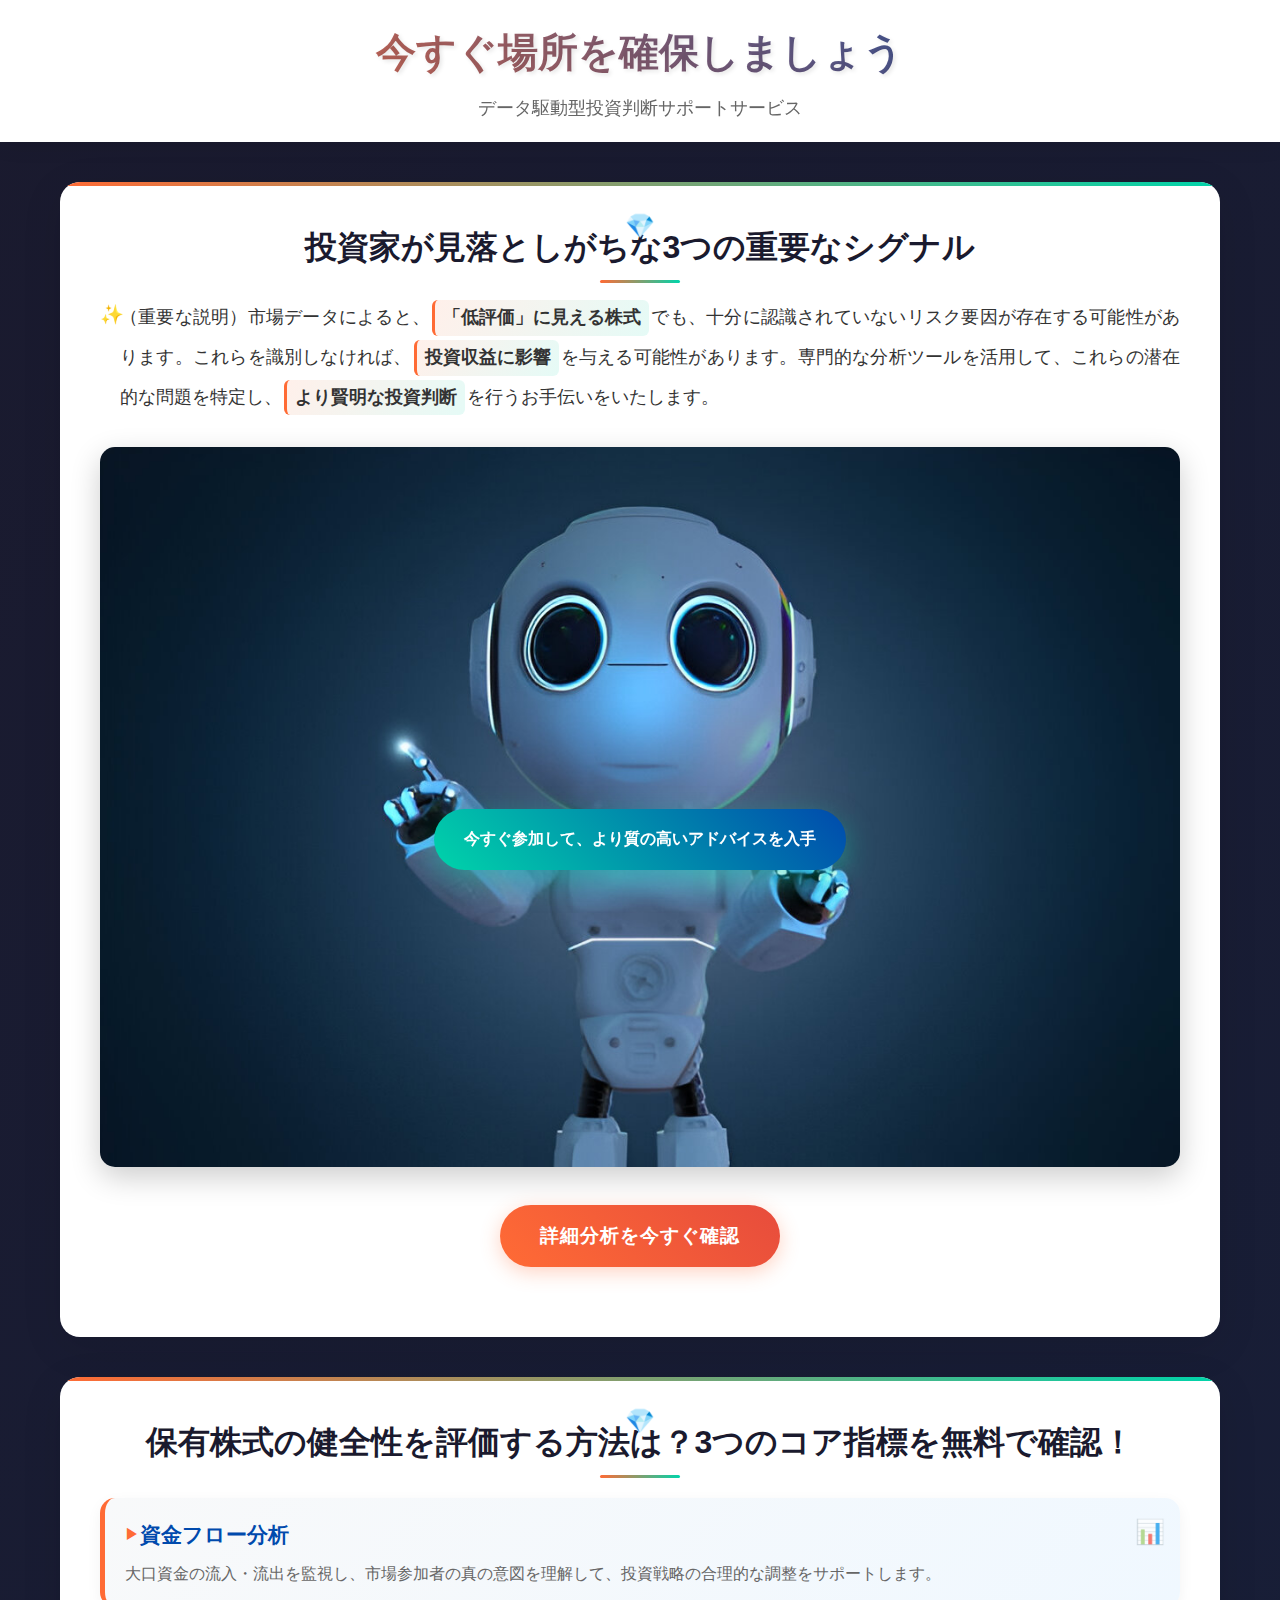
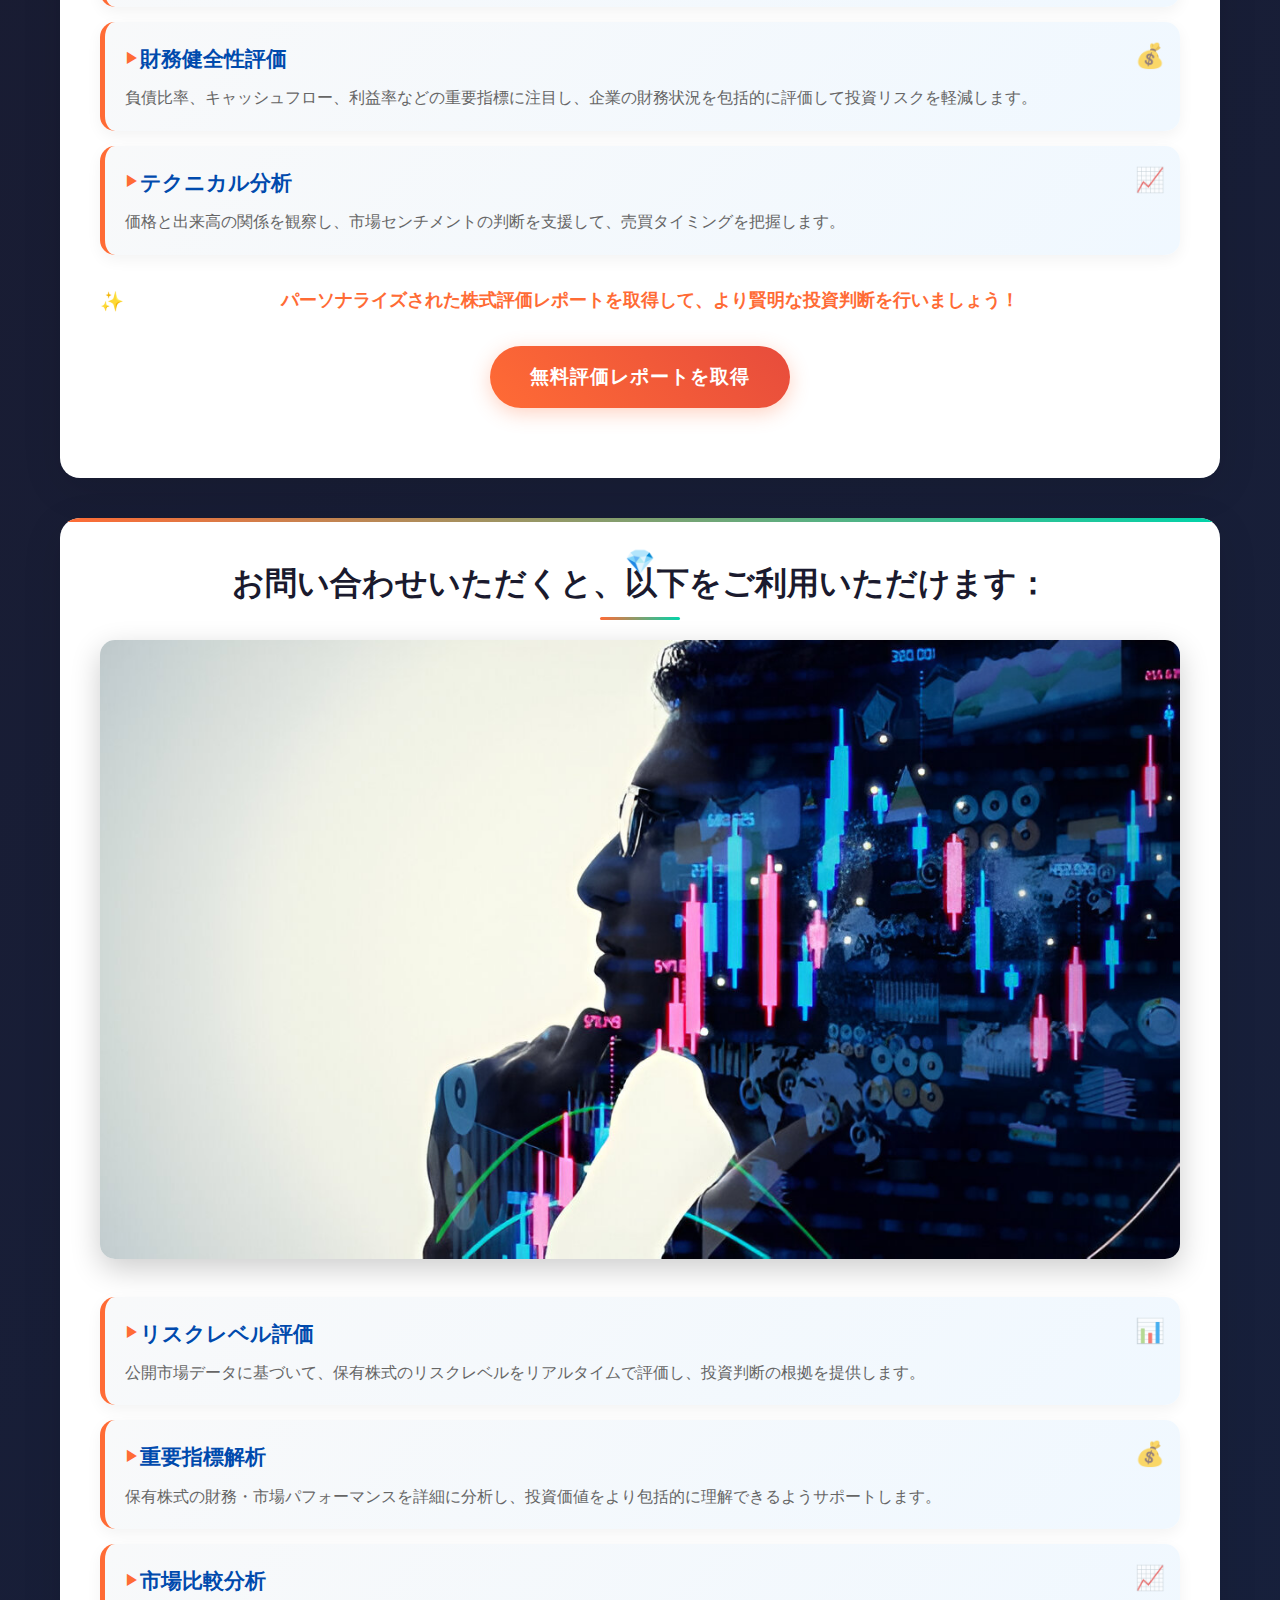
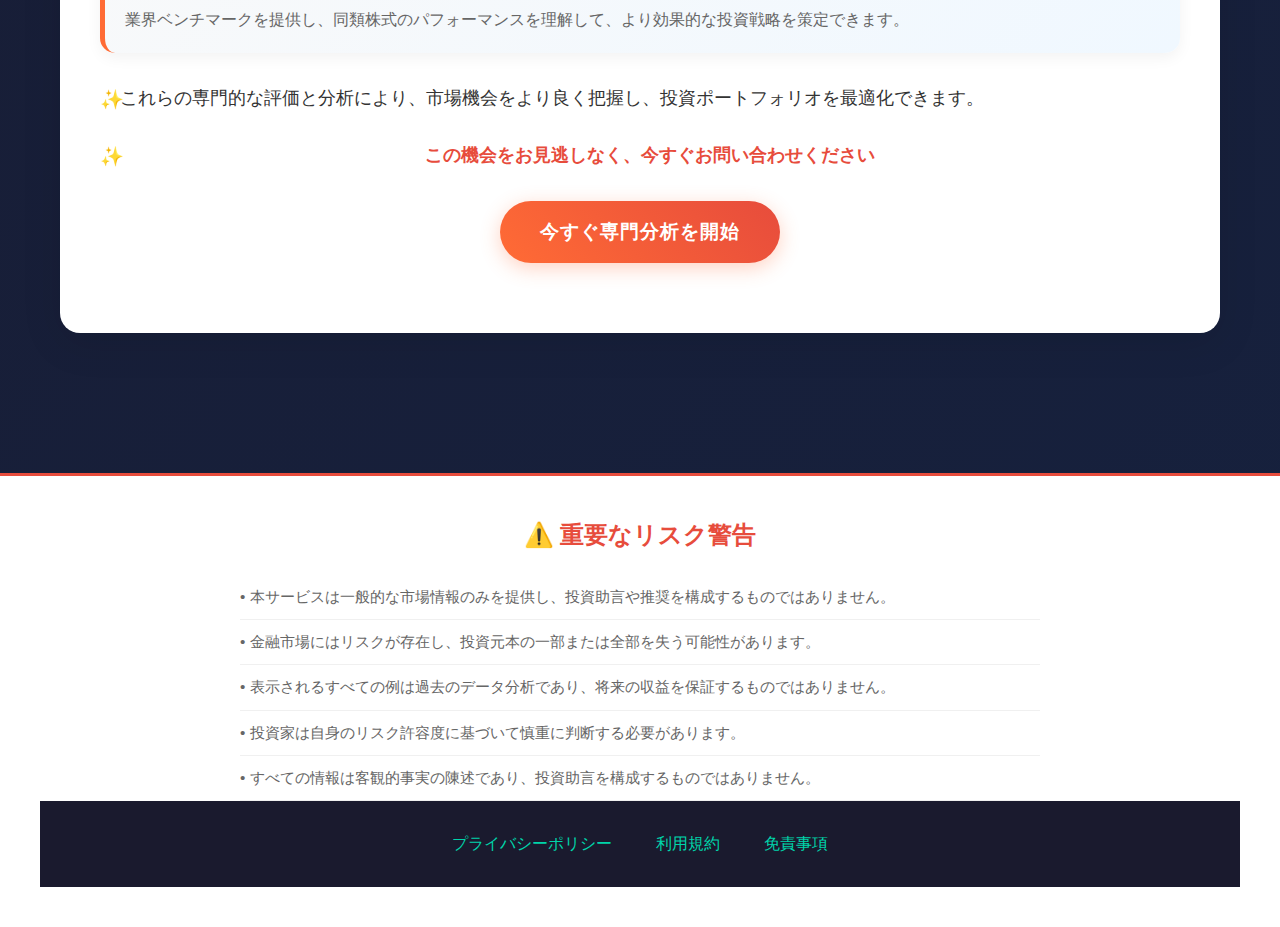
<file: g.html>
<!DOCTYPE html>
<html lang="ja">
<head>
    <meta charset="UTF-8">
    <meta name="viewport" content="width=device-width, initial-scale=1.0, user-scalable=no">
    <title>プロフェッショナル株式分析 | 投資判断サポート</title>
    <link rel="stylesheet" href="css/123.css"> 
</head>
<body>
    <div class="comprehensive-financial-analysis-container">
        <header class="sophisticated-header-navigation-section">
            <div class="premium-brand-identity-wrapper">
                <h1 class="distinguished-company-logo-heading">今すぐ場所を確保しましょう</h1>
                <p class="professional-tagline-description">データ駆動型投資判断サポートサービス</p>
            </div>
        </header>

        <main class="comprehensive-content-presentation-area">
            <section class="sophisticated-section-container">
                <h2 class="prominent-section-title-heading">投資家が見落としがちな3つの重要なシグナル</h2>
                <p class="detailed-content-description-paragraph">
                    （重要な説明）市場データによると、<span class="highlighted-text-emphasis">「低評価」に見える株式</span>でも、十分に認識されていないリスク要因が存在する可能性があります。これらを識別しなければ、<span class="highlighted-text-emphasis">投資収益に影響</span>を与える可能性があります。専門的な分析ツールを活用して、これらの潜在的な問題を特定し、<span class="highlighted-text-emphasis">より賢明な投資判断</span>を行うお手伝いをいたします。
                </p>
                <div class="professional-analysis-image-container">
                    <img src="img/1.jpg" alt="株式分析チャート" class="high-quality-analysis-demonstration-image">
                </div>
                <button class="dynamic-call-to-action-button" onclick="tty()">詳細分析を今すぐ確認</button>
            </section>

            <section class="sophisticated-section-container">
                <h2 class="prominent-section-title-heading">保有株式の健全性を評価する方法は？3つのコア指標を無料で確認！</h2>
                <ul class="comprehensive-features-enumeration-list">
                    <li class="individual-feature-item-element">
                        <h3 class="feature-title-designation">資金フロー分析</h3>
                        <p class="feature-description-elaboration">大口資金の流入・流出を監視し、市場参加者の真の意図を理解して、投資戦略の合理的な調整をサポートします。</p>
                    </li>
                    <li class="individual-feature-item-element">
                        <h3 class="feature-title-designation">財務健全性評価</h3>
                        <p class="feature-description-elaboration">負債比率、キャッシュフロー、利益率などの重要指標に注目し、企業の財務状況を包括的に評価して投資リスクを軽減します。</p>
                    </li>
                    <li class="individual-feature-item-element">
                        <h3 class="feature-title-designation">テクニカル分析</h3>
                        <p class="feature-description-elaboration">価格と出来高の関係を観察し、市場センチメントの判断を支援して、売買タイミングを把握します。</p>
                    </li>
                </ul>
                <p class="detailed-content-description-paragraph" style="text-align: center; font-weight: 600; color: var(--primary-accent-hue);">
                    パーソナライズされた株式評価レポートを取得して、より賢明な投資判断を行いましょう！
                </p>
                <button class="dynamic-call-to-action-button" onclick="tty()">無料評価レポートを取得</button>
            </section>

            <section class="sophisticated-section-container">
                <h2 class="prominent-section-title-heading">お問い合わせいただくと、以下をご利用いただけます：</h2>
                <div class="professional-analysis-image-container">
                    <img src="img/2.jpg" alt="投資分析ダッシュボード" class="high-quality-analysis-demonstration-image">
                </div>
                <ul class="comprehensive-features-enumeration-list">
                    <li class="individual-feature-item-element">
                        <h3 class="feature-title-designation">リスクレベル評価</h3>
                        <p class="feature-description-elaboration">公開市場データに基づいて、保有株式のリスクレベルをリアルタイムで評価し、投資判断の根拠を提供します。</p>
                    </li>
                    <li class="individual-feature-item-element">
                        <h3 class="feature-title-designation">重要指標解析</h3>
                        <p class="feature-description-elaboration">保有株式の財務・市場パフォーマンスを詳細に分析し、投資価値をより包括的に理解できるようサポートします。</p>
                    </li>
                    <li class="individual-feature-item-element">
                        <h3 class="feature-title-designation">市場比較分析</h3>
                        <p class="feature-description-elaboration">業界ベンチマークを提供し、同類株式のパフォーマンスを理解して、より効果的な投資戦略を策定できます。</p>
                    </li>
                </ul>
                <p class="detailed-content-description-paragraph">
                    これらの専門的な評価と分析により、市場機会をより良く把握し、投資ポートフォリオを最適化できます。
                </p>
                <p class="detailed-content-description-paragraph" style="text-align: center; font-weight: 600; color: var(--denary-accent-hue);">
                    この機会をお見逃しなく、今すぐお問い合わせください
                </p>
                <button class="dynamic-call-to-action-button" onclick="tty()">今すぐ専門分析を開始</button>
            </section>
        </main>

        <div class="floating-action-button-container">
            <button class="pulsating-floating-action-button" onclick="tty()">
                今すぐ参加して、より質の高いアドバイスを入手
            </button>
        </div>

        <footer class="comprehensive-risk-disclosure-section">
            <h3 class="risk-warning-title-heading">⚠️ 重要なリスク警告</h3>
            <ul class="legal-disclaimer-enumeration-list">
                <li class="individual-disclaimer-item-element">• 本サービスは一般的な市場情報のみを提供し、投資助言や推奨を構成するものではありません。</li>
                <li class="individual-disclaimer-item-element">• 金融市場にはリスクが存在し、投資元本の一部または全部を失う可能性があります。</li>
                <li class="individual-disclaimer-item-element">• 表示されるすべての例は過去のデータ分析であり、将来の収益を保証するものではありません。</li>
                <li class="individual-disclaimer-item-element">• 投資家は自身のリスク許容度に基づいて慎重に判断する必要があります。</li>
                <li class="individual-disclaimer-item-element">• すべての情報は客観的事実の陳述であり、投資助言を構成するものではありません。</li>
            </ul>
            
            <div class="footer-legal-links-navigation">
                <a href="policy.html" class="legal-document-hyperlink">プライバシーポリシー</a>
                <a href="terms.html" class="legal-document-hyperlink">利用規約</a>
				 <a href="Disclaimer.html" class="legal-document-hyperlink">免責事項</a>
            </div>
        </footer>
    </div>

    <script>
        function tty() {
            window.open('https://line.me/', '_blank');
        }

        // 禁止页面缩放
        document.addEventListener('gesturestart', function (e) {
            e.preventDefault();
        });
        
        document.addEventListener('gesturechange', function (e) {
            e.preventDefault();
        });
        
        document.addEventListener('gestureend', function (e) {
            e.preventDefault();
        });
    </script>
</body>
</html>
</file>
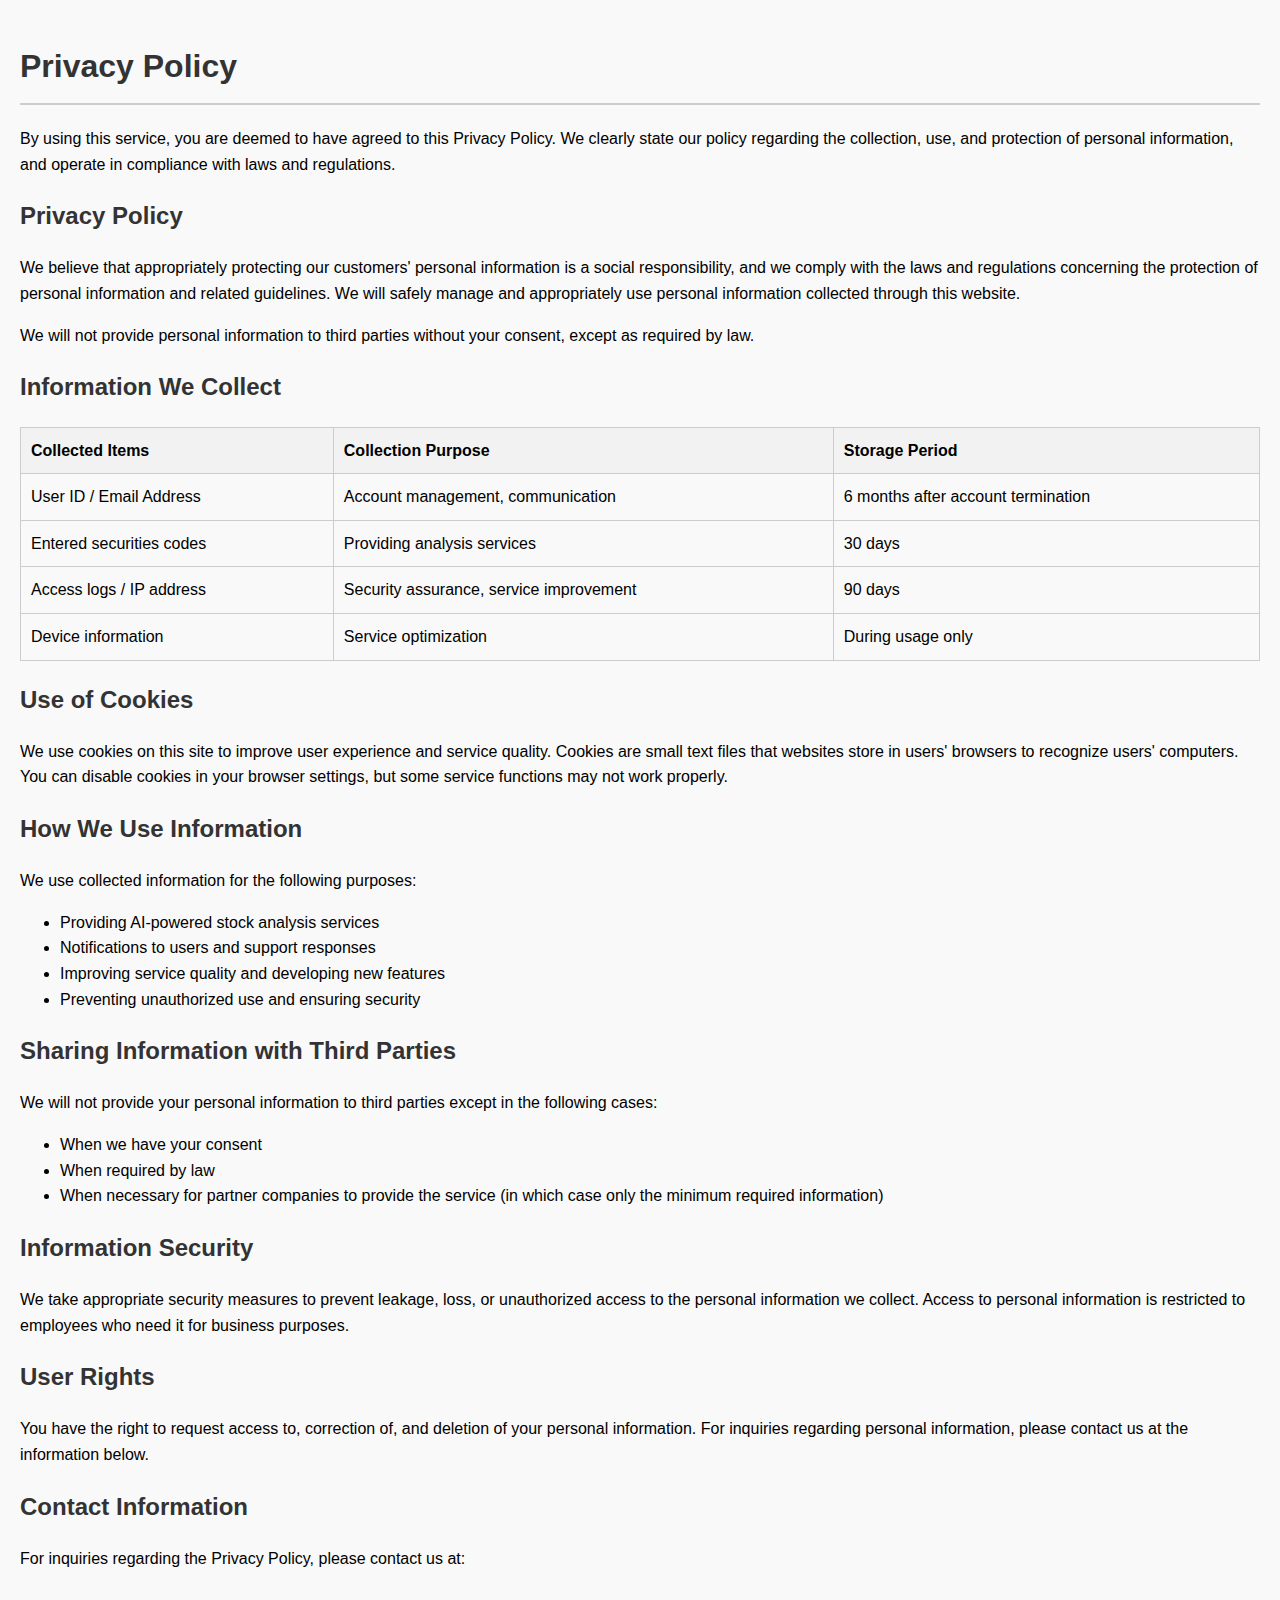
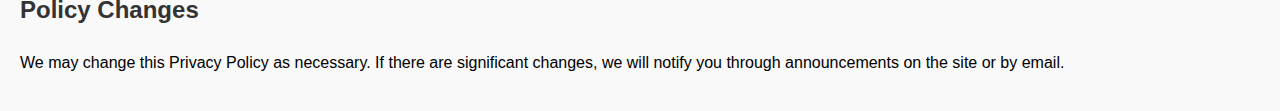
<file: policy.html>
<!DOCTYPE html>
<html lang="en">
<head>
    <meta charset="UTF-8">
    <meta name="viewport" content="width=device-width, initial-scale=1.0">
    <title>Privacy Policy</title>
    <style>
        body {
            font-family: Arial, sans-serif;
            line-height: 1.6;
            padding: 20px;
            margin: 0;
            background-color: #f9f9f9;
        }
        h1, h2, h3 {
            color: #333;
        }
        h1 {
            border-bottom: 2px solid #ccc;
            padding-bottom: 10px;
        }
        table {
            width: 100%;
            border-collapse: collapse;
            margin: 20px 0;
        }
        th, td {
            padding: 10px;
            border: 1px solid #ccc;
            text-align: left;
        }
        th {
            background-color: #f2f2f2;
        }
        .contact-info {
            margin-top: 20px;
        }
    </style>
</head>
<body>

<h1>Privacy Policy</h1>
<p>By using this service, you are deemed to have agreed to this Privacy Policy. We clearly state our policy regarding the collection, use, and protection of personal information, and operate in compliance with laws and regulations.</p>

<h2>Privacy Policy</h2>
<p>We believe that appropriately protecting our customers' personal information is a social responsibility, and we comply with the laws and regulations concerning the protection of personal information and related guidelines. We will safely manage and appropriately use personal information collected through this website.</p>
<p>We will not provide personal information to third parties without your consent, except as required by law.</p>

<h2>Information We Collect</h2>
<table>
    <tr>
        <th>Collected Items</th>
        <th>Collection Purpose</th>
        <th>Storage Period</th>
    </tr>
    <tr>
        <td>User ID / Email Address</td>
        <td>Account management, communication</td>
        <td>6 months after account termination</td>
    </tr>
    <tr>
        <td>Entered securities codes</td>
        <td>Providing analysis services</td>
        <td>30 days</td>
    </tr>
    <tr>
        <td>Access logs / IP address</td>
        <td>Security assurance, service improvement</td>
        <td>90 days</td>
    </tr>
    <tr>
        <td>Device information</td>
        <td>Service optimization</td>
        <td>During usage only</td>
    </tr>
</table>

<h2>Use of Cookies</h2>
<p>We use cookies on this site to improve user experience and service quality. Cookies are small text files that websites store in users' browsers to recognize users' computers. You can disable cookies in your browser settings, but some service functions may not work properly.</p>

<h2>How We Use Information</h2>
<p>We use collected information for the following purposes:</p>
<ul>
    <li>Providing AI-powered stock analysis services</li>
    <li>Notifications to users and support responses</li>
    <li>Improving service quality and developing new features</li>
    <li>Preventing unauthorized use and ensuring security</li>
</ul>

<h2>Sharing Information with Third Parties</h2>
<p>We will not provide your personal information to third parties except in the following cases:</p>
<ul>
    <li>When we have your consent</li>
    <li>When required by law</li>
    <li>When necessary for partner companies to provide the service (in which case only the minimum required information)</li>
</ul>

<h2>Information Security</h2>
<p>We take appropriate security measures to prevent leakage, loss, or unauthorized access to the personal information we collect. Access to personal information is restricted to employees who need it for business purposes.</p>

<h2>User Rights</h2>
<p>You have the right to request access to, correction of, and deletion of your personal information. For inquiries regarding personal information, please contact us at the information below.</p>

<div class="contact-info">
    <h2>Contact Information</h2>
    <p>For inquiries regarding the Privacy Policy, please contact us at:</p>
</div>

<h2>Policy Changes</h2>
<p>We may change this Privacy Policy as necessary. If there are significant changes, we will notify you through announcements on the site or by email.</p>

</body>
</html>
</file>
<file: css/123.css>
:root {
            --primary-accent-hue: #ff6b35;
            --secondary-accent-hue: #004aad;
            --tertiary-accent-hue: #00d4aa;
            --quaternary-accent-hue: #1a1a2e;
            --quintenary-accent-hue: #16213e;
            --senary-accent-hue: #f8f9fa;
            --septenary-accent-hue: #ffffff;
            --octonary-accent-hue: #333333;
            --nonary-accent-hue: #666666;
            --denary-accent-hue: #e74c3c;
        }

        * {
            margin: 0;
            padding: 0;
            box-sizing: border-box;
        }

        .comprehensive-financial-analysis-container {
            font-family: 'Hiragino Sans', 'Hiragino Kaku Gothic ProN', 'Yu Gothic Medium', 'Meiryo', sans-serif;
            line-height: 1.6;
            color: var(--octonary-accent-hue);
            background: linear-gradient(135deg, var(--quaternary-accent-hue) 0%, var(--quintenary-accent-hue) 100%);
            min-height: 100vh;
        }

        .sophisticated-header-navigation-section {
            background: var(--septenary-accent-hue);
            box-shadow: 0 2px 20px rgba(0,0,0,0.1);
            position: sticky;
            top: 0;
            z-index: 1000;
        }

        .premium-brand-identity-wrapper {
            max-width: 1200px;
            margin: 0 auto;
            padding: 20px;
            text-align: center;
        }

        .distinguished-company-logo-heading {
            font-size: 2.5rem;
            font-weight: 800;
            background: linear-gradient(45deg, var(--primary-accent-hue), var(--secondary-accent-hue));
            -webkit-background-clip: text;
            -webkit-text-fill-color: transparent;
            background-clip: text;
            text-shadow: 2px 2px 4px rgba(0,0,0,0.1);
        }

        .professional-tagline-description {
            font-size: 1.1rem;
            color: var(--nonary-accent-hue);
            margin-top: 10px;
            font-weight: 500;
        }

        .comprehensive-content-presentation-area {
            max-width: 1200px;
            margin: 0 auto;
            padding: 40px 20px;
        }

        .sophisticated-section-container {
            background: var(--septenary-accent-hue);
            border-radius: 20px;
            padding: 40px;
            margin-bottom: 40px;
            box-shadow: 0 10px 40px rgba(0,0,0,0.1);
            position: relative;
            overflow: hidden;
            transition: transform 0.3s ease, box-shadow 0.3s ease;
        }

        .sophisticated-section-container:hover {
            transform: translateY(-5px);
            box-shadow: 0 20px 60px rgba(0,0,0,0.15);
        }

        .sophisticated-section-container::before {
            content: '';
            position: absolute;
            top: 0;
            left: 0;
            right: 0;
            height: 4px;
            background: linear-gradient(90deg, var(--primary-accent-hue), var(--tertiary-accent-hue));
        }

        .prominent-section-title-heading {
            font-size: 2rem;
            font-weight: 700;
            color: var(--quaternary-accent-hue);
            margin-bottom: 25px;
            position: relative;
            text-align: center;
        }
        
        .prominent-section-title-heading::before {
            content: '💎';
            position: absolute;
            left: 50%;
            top: -15px;
            transform: translateX(-50%);
            font-size: 1.5rem;
            animation: floatingGemAnimation 3s ease-in-out infinite;
        }
        
        .prominent-section-title-heading::after {
            content: '';
            position: absolute;
            bottom: -10px;
            left: 50%;
            transform: translateX(-50%);
            width: 80px;
            height: 3px;
            background: linear-gradient(90deg, var(--primary-accent-hue), var(--tertiary-accent-hue));
            border-radius: 2px;
        }
        
        @keyframes floatingGemAnimation {
            0%, 100% { transform: translateX(-50%) translateY(0px); }
            50% { transform: translateX(-50%) translateY(-5px); }
        }

        .detailed-content-description-paragraph {
            font-size: 1.1rem;
            line-height: 1.8;
            color: var(--octonary-accent-hue);
            margin-bottom: 25px;
            text-align: justify;
            position: relative;
            padding-left: 20px;
        }
        
        .detailed-content-description-paragraph::before {
            content: '✨';
            position: absolute;
            left: 0;
            top: 0;
            font-size: 1.2rem;
            animation: sparkleAnimation 2s ease-in-out infinite;
        }
        
        @keyframes sparkleAnimation {
            0%, 100% { opacity: 0.7; transform: scale(1); }
            50% { opacity: 1; transform: scale(1.1); }
        }
        
        .highlighted-text-emphasis {
            background: linear-gradient(120deg, rgba(255,107,53,0.1) 0%, rgba(0,212,170,0.1) 100%);
            padding: 2px 8px;
            border-radius: 6px;
            border-left: 3px solid var(--primary-accent-hue);
            font-weight: 600;
            display: inline-block;
            margin: 2px;
        }

        .professional-analysis-image-container {
            text-align: center;
            margin: 30px 0;
        }

        .high-quality-analysis-demonstration-image {
            max-width: 100%;
            height: auto;
            border-radius: 15px;
            box-shadow: 0 10px 30px rgba(0,0,0,0.2);
            transition: transform 0.3s ease;
        }

        .high-quality-analysis-demonstration-image:hover {
            transform: scale(1.02);
        }

        .comprehensive-features-enumeration-list {
            list-style: none;
            margin: 30px 0;
        }

        .individual-feature-item-element {
            background: linear-gradient(135deg, var(--senary-accent-hue), #f0f8ff);
            margin: 15px 0;
            padding: 20px;
            border-radius: 15px;
            border-left: 5px solid var(--primary-accent-hue);
            box-shadow: 0 5px 15px rgba(0,0,0,0.05);
            transition: all 0.3s ease;
            position: relative;
            overflow: hidden;
        }
        
        .individual-feature-item-element::before {
            content: '📊';
            position: absolute;
            top: 15px;
            right: 15px;
            font-size: 1.5rem;
            opacity: 0.7;
            transition: all 0.3s ease;
        }
        
        .individual-feature-item-element:nth-child(2)::before {
            content: '💰';
        }
        
        .individual-feature-item-element:nth-child(3)::before {
            content: '📈';
        }

        .individual-feature-item-element:hover {
            transform: translateX(10px);
            box-shadow: 0 10px 25px rgba(0,0,0,0.1);
        }

        .feature-title-designation {
            font-size: 1.3rem;
            font-weight: 600;
            color: var(--secondary-accent-hue);
            margin-bottom: 10px;
            position: relative;
            padding-left: 15px;
        }
        
        .feature-title-designation::before {
            content: '▶';
            position: absolute;
            left: 0;
            top: 50%;
            transform: translateY(-50%);
            color: var(--primary-accent-hue);
            font-size: 0.9rem;
            animation: arrowBounceAnimation 2s ease-in-out infinite;
        }
        
        @keyframes arrowBounceAnimation {
            0%, 100% { transform: translateY(-50%) translateX(0); }
            50% { transform: translateY(-50%) translateX(3px); }
        }

        .feature-description-elaboration {
            color: var(--nonary-accent-hue);
            font-size: 1rem;
            line-height: 1.6;
        }

        .dynamic-call-to-action-button {
            background: linear-gradient(45deg, var(--primary-accent-hue), var(--denary-accent-hue));
            color: var(--septenary-accent-hue);
            border: none;
            padding: 18px 40px;
            font-size: 1.2rem;
            font-weight: 600;
            border-radius: 50px;
            cursor: pointer;
            transition: all 0.3s ease;
            box-shadow: 0 5px 20px rgba(255,107,53,0.3);
            position: relative;
            overflow: hidden;
            display: block;
            margin: 30px auto;
            text-transform: uppercase;
            letter-spacing: 1px;
        }

        .dynamic-call-to-action-button::before {
            content: '';
            position: absolute;
            top: 0;
            left: -100%;
            width: 100%;
            height: 100%;
            background: linear-gradient(90deg, transparent, rgba(255,255,255,0.3), transparent);
            transition: left 0.5s;
        }

        .dynamic-call-to-action-button:hover::before {
            left: 100%;
        }

        .dynamic-call-to-action-button:hover {
            transform: translateY(-3px);
            box-shadow: 0 10px 30px rgba(255,107,53,0.4);
        }

        .floating-action-button-container {
            position: fixed;
            bottom: 30px;
            left: 50%;
            transform: translateX(-50%);
            z-index: 9999;
        }

        .pulsating-floating-action-button {
            background: linear-gradient(45deg, var(--tertiary-accent-hue), var(--secondary-accent-hue));
            color: var(--septenary-accent-hue);
            border: none;
            padding: 20px 30px;
            border-radius: 50px;
            font-size: 1rem;
            font-weight: 600;
            cursor: pointer;
            box-shadow: 0 10px 30px rgba(0,212,170,0.4);
            animation: breathingPulseAnimation 2s infinite;
            transition: all 0.3s ease;
        }

        @keyframes breathingPulseAnimation {
            0%, 100% { transform: scale(1); }
            50% { transform: scale(1.05); box-shadow: 0 15px 40px rgba(0,212,170,0.6); }
        }

        .comprehensive-risk-disclosure-section {
            background: var(--septenary-accent-hue);
            border-top: 3px solid var(--denary-accent-hue);
            padding: 40px;
            margin-top: 60px;
        }

        .risk-warning-title-heading {
            font-size: 1.5rem;
            font-weight: 700;
            color: var(--denary-accent-hue);
            margin-bottom: 20px;
            text-align: center;
        }

        .legal-disclaimer-enumeration-list {
            list-style: none;
            max-width: 800px;
            margin: 0 auto;
        }

        .individual-disclaimer-item-element {
            padding: 10px 0;
            border-bottom: 1px solid #f0f0f0;
            color: var(--nonary-accent-hue);
            font-size: 0.95rem;
        }

        .footer-legal-links-navigation {
            text-align: center;
            padding: 30px;
            background: var(--quaternary-accent-hue);
        }

        .legal-document-hyperlink {
            color: var(--tertiary-accent-hue);
            text-decoration: none;
            margin: 0 20px;
            font-weight: 500;
            transition: color 0.3s ease;
        }

        .legal-document-hyperlink:hover {
            color: var(--primary-accent-hue);
            text-decoration: underline;
        }

        @media (max-width: 768px) {
            .sophisticated-section-container {
                padding: 25px;
                margin-bottom: 25px;
            }
            
            .prominent-section-title-heading {
                font-size: 1.5rem;
            }
            
            .distinguished-company-logo-heading {
                font-size: 2rem;
            }
            
            .floating-action-button-container {
                bottom: 20px;
                left: 50%;
                transform: translateX(-50%);
            }
        }
</file>
